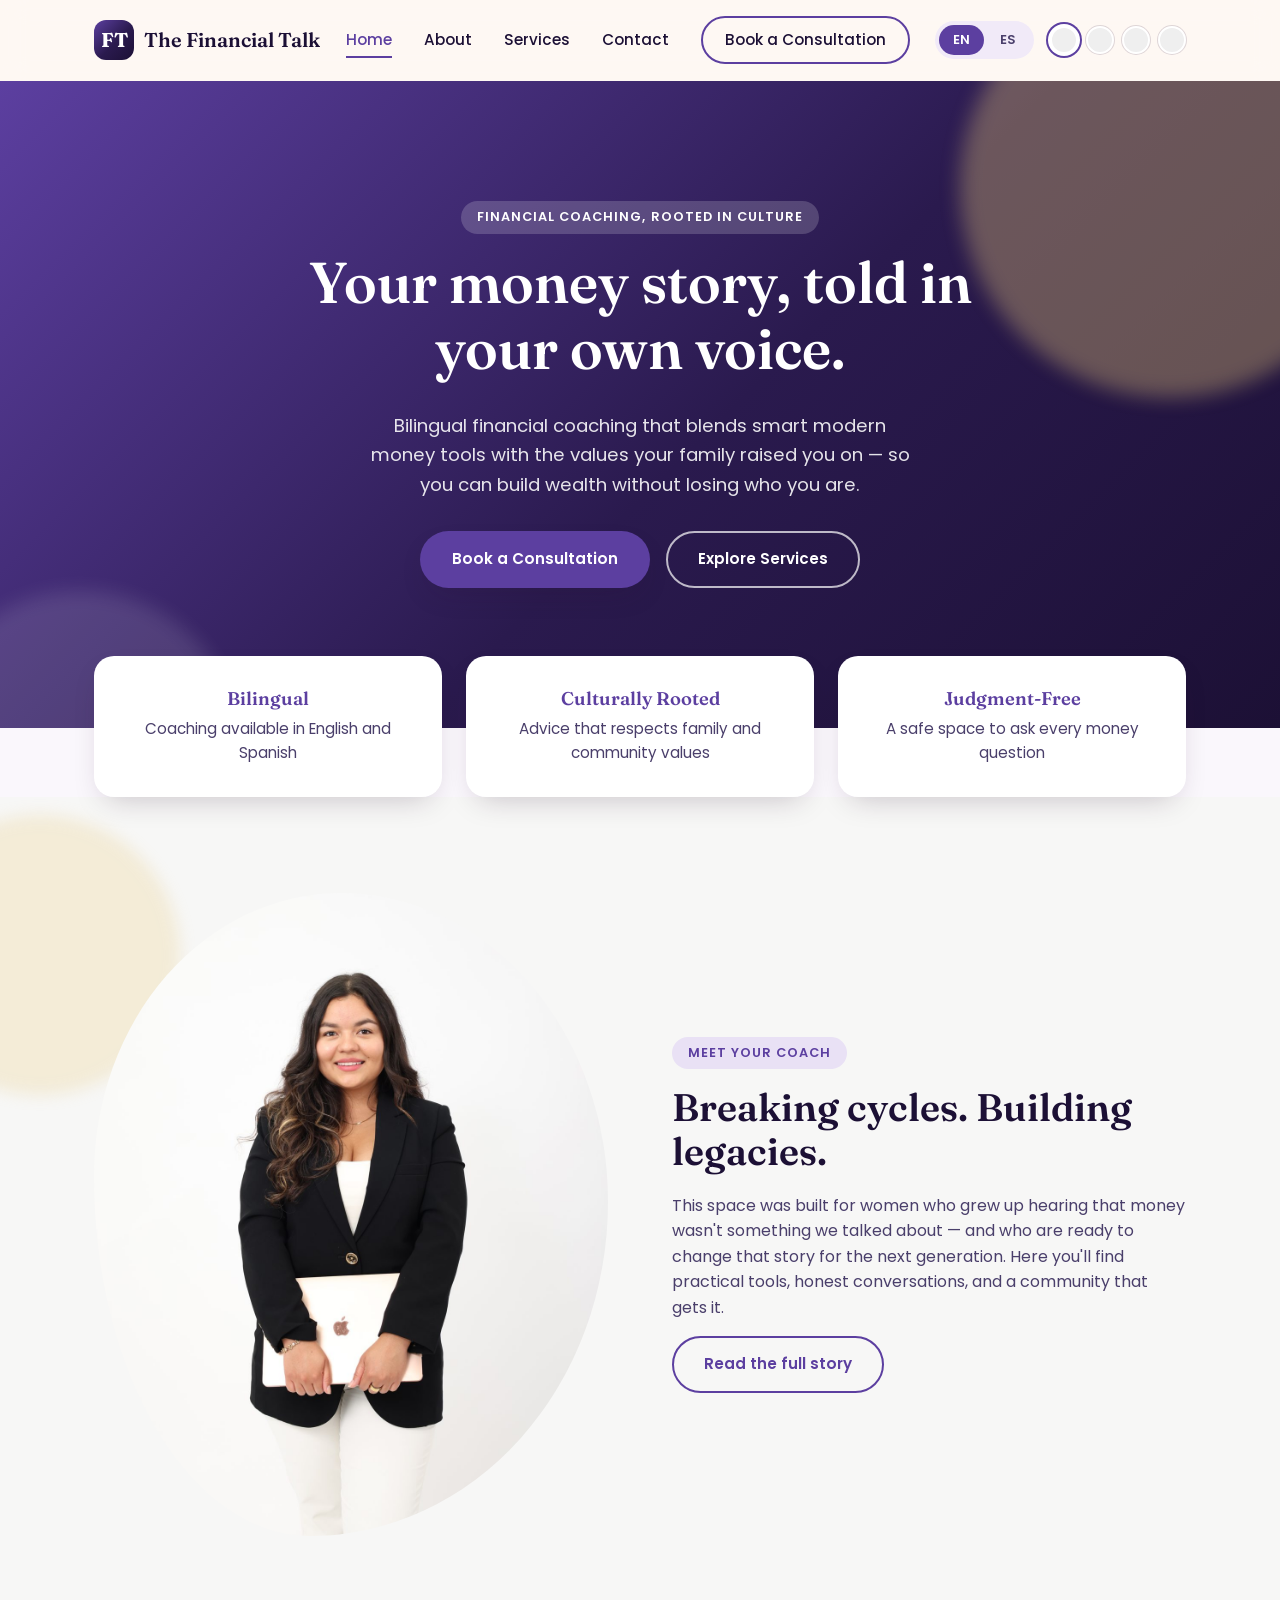
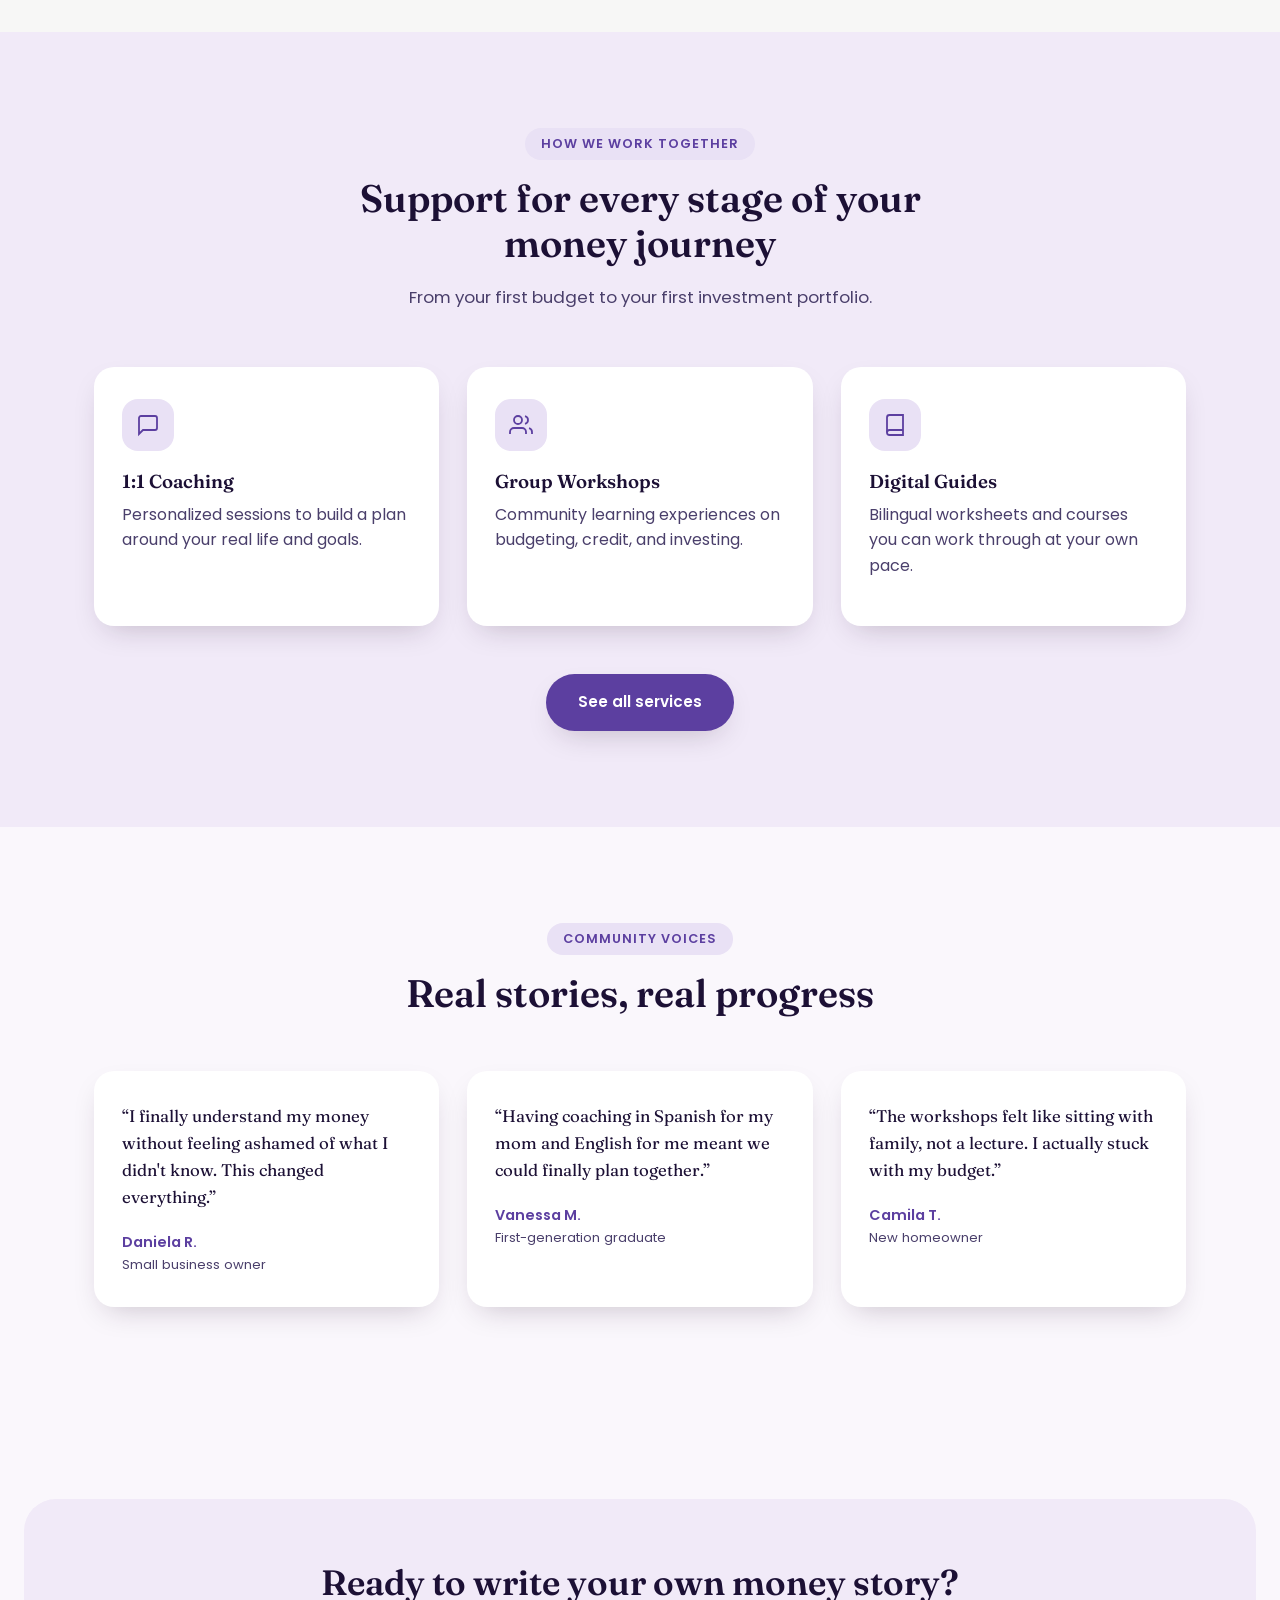
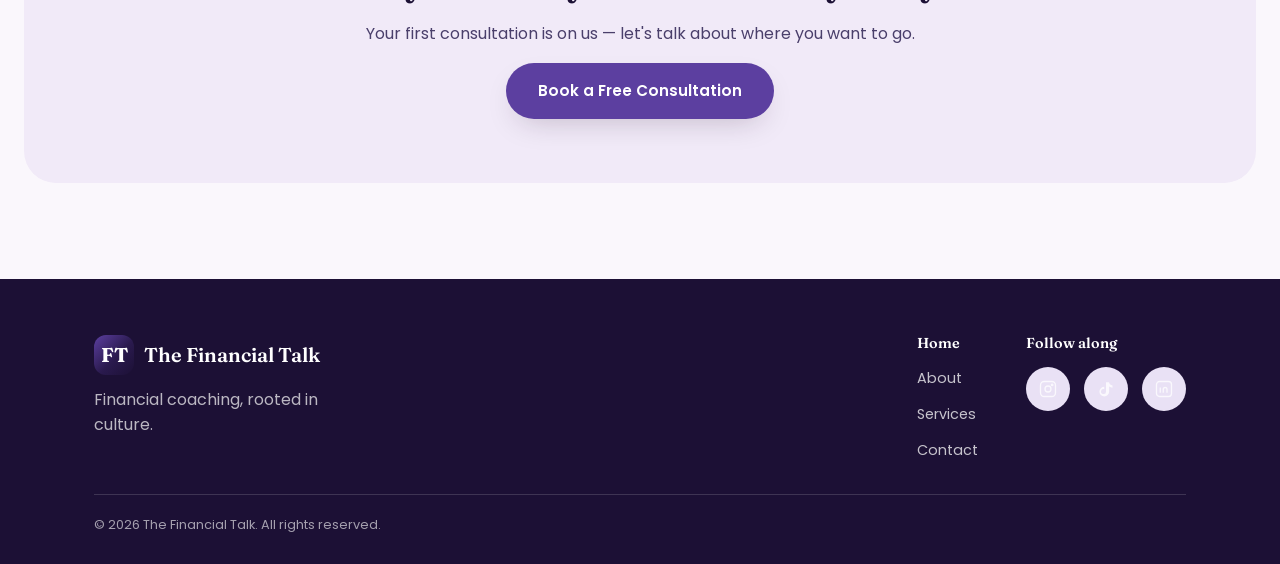
<file: index.html>
<!DOCTYPE html>
<html lang="en">
<head>
<meta charset="UTF-8" />
<meta name="viewport" content="width=device-width, initial-scale=1.0" />
<script>document.documentElement.classList.add("js-enabled");</script>
<title data-i18n-title="home.hero.title">The Financial Talk</title>
<meta name="description" content="Bilingual financial coaching rooted in culture." />
<link rel="icon" type="image/svg+xml" href="data:image/svg+xml,%3Csvg xmlns='http://www.w3.org/2000/svg' viewBox='0 0 100 100'%3E%3Crect width='100' height='100' rx='24' fill='%23c6146c'/%3E%3Ctext x='50' y='68' font-size='52' font-family='Georgia,serif' fill='white' text-anchor='middle'%3EF%3C/text%3E%3C/svg%3E" />
<link rel="preconnect" href="https://fonts.googleapis.com" />
<link rel="preconnect" href="https://fonts.gstatic.com" crossorigin />
<link href="https://fonts.googleapis.com/css2?family=Fraunces:wght@500;600;700&family=Poppins:wght@400;500;600;700&display=swap" rel="stylesheet" />
<link rel="stylesheet" href="css/style.css" />
</head>
<body>

<header class="site-header" data-site-header>
  <div class="header-inner container">
    <a href="index.html" class="logo"><span class="logo-mark" data-i18n="brand.monogram">FT</span> <span data-i18n="brand.name">The Financial Talk</span></a>

    <nav class="main-nav" data-nav>
      <a href="index.html" aria-current="page" data-i18n="nav.home">Home</a>
      <a href="about.html" data-i18n="nav.about">About</a>
      <a href="services.html" data-i18n="nav.services">Services</a>
      <a href="contact.html" data-i18n="nav.contact">Contact</a>
      <a href="contact.html" class="btn btn-outline" data-i18n="nav.cta" style="padding:10px 22px;">Book a Consultation</a>
      <div class="nav-theme-row">
        <span class="nav-theme-label" data-i18n="theme.label">Color palette</span>
        <div class="theme-switcher" data-theme-switcher></div>
      </div>
    </nav>

    <div class="header-actions">
      <div class="lang-switcher" role="group" aria-label="Language">
        <button type="button" data-lang-option="en">EN</button>
        <button type="button" data-lang-option="es">ES</button>
      </div>
      <div class="theme-switcher" data-theme-switcher role="group" aria-label="Color palette"></div>
      <button type="button" class="nav-toggle" data-nav-toggle aria-label="Menu" aria-expanded="false">
        <span></span><span></span><span></span>
      </button>
    </div>
  </div>
</header>

<main>

  <section class="hero">
    <span class="hero-blob hero-blob-a" data-parallax="0.12" aria-hidden="true"></span>
    <span class="hero-blob hero-blob-b" data-parallax="-0.08" aria-hidden="true"></span>
    <div class="container hero-inner">
      <span class="eyebrow" data-i18n="home.hero.eyebrow">Financial coaching, rooted in culture</span>
      <h1 data-i18n="home.hero.title">Your money story, told in your own voice.</h1>
      <p class="hero-subtitle" data-i18n="home.hero.subtitle">Bilingual financial coaching.</p>
      <div class="hero-actions">
        <a href="contact.html" class="btn btn-primary" data-i18n="home.hero.ctaPrimary">Book a Consultation</a>
        <a href="services.html" class="btn btn-secondary" data-i18n="home.hero.ctaSecondary">Explore Services</a>
      </div>
    </div>
  </section>

  <div class="container">
    <div class="stats-grid">
      <div class="stat-card" data-reveal="scale">
        <h3 data-i18n="home.stats.0.title">Bilingual</h3>
        <p data-i18n="home.stats.0.desc">Coaching available in English and Spanish</p>
      </div>
      <div class="stat-card" data-reveal="scale">
        <h3 data-i18n="home.stats.1.title">Culturally Rooted</h3>
        <p data-i18n="home.stats.1.desc">Advice that respects family and community values</p>
      </div>
      <div class="stat-card" data-reveal="scale">
        <h3 data-i18n="home.stats.2.title">Judgment-Free</h3>
        <p data-i18n="home.stats.2.desc">A safe space to ask every money question</p>
      </div>
    </div>
  </div>

  <section class="decor-section room-section">
    <span class="bg-blob bg-blob--secondary" data-parallax="0.15" style="width:280px;height:280px;top:10%;left:-100px;" aria-hidden="true"></span>
    <div class="container split">
      <div class="room-photo" data-reveal="scale">
        <img src="assets/images/home-about.jpg" data-i18n-attr="alt:home.about.photoAlt" alt="Financial coach portrait" width="1200" height="1500" loading="lazy" />
      </div>
      <div data-reveal>
        <span class="eyebrow" data-i18n="home.about.eyebrow">Meet your coach</span>
        <h2 class="section-title" data-i18n="home.about.title">Breaking cycles. Building legacies.</h2>
        <p data-i18n="home.about.body">Placeholder about text.</p>
        <a href="about.html" class="btn btn-outline" data-i18n="home.about.cta">Read the full story</a>
      </div>
    </div>
  </section>

  <section style="background: var(--color-bg-alt);">
    <div class="container">
      <div class="section-head" data-reveal>
        <span class="eyebrow" data-i18n="home.services.eyebrow">How we work together</span>
        <h2 class="section-title" data-i18n="home.services.title">Support for every stage of your money journey</h2>
        <p class="section-subtitle" data-i18n="home.services.subtitle">From your first budget to your first investment portfolio.</p>
      </div>
      <div class="card-grid">
        <div class="card" data-reveal="scale">
          <div class="card-icon">
            <svg width="24" height="24" viewBox="0 0 24 24" fill="none" stroke="currentColor" stroke-width="1.8"><path d="M21 15a2 2 0 0 1-2 2H7l-4 4V5a2 2 0 0 1 2-2h14a2 2 0 0 1 2 2z"/></svg>
          </div>
          <h3 data-i18n="home.services.items.0.title">1:1 Coaching</h3>
          <p data-i18n="home.services.items.0.desc">Personalized sessions.</p>
        </div>
        <div class="card" data-reveal="scale">
          <div class="card-icon">
            <svg width="24" height="24" viewBox="0 0 24 24" fill="none" stroke="currentColor" stroke-width="1.8"><path d="M17 21v-2a4 4 0 0 0-4-4H5a4 4 0 0 0-4 4v2"/><circle cx="9" cy="7" r="4"/><path d="M23 21v-2a4 4 0 0 0-3-3.87"/><path d="M16 3.13a4 4 0 0 1 0 7.75"/></svg>
          </div>
          <h3 data-i18n="home.services.items.1.title">Group Workshops</h3>
          <p data-i18n="home.services.items.1.desc">Community learning.</p>
        </div>
        <div class="card" data-reveal="scale">
          <div class="card-icon">
            <svg width="24" height="24" viewBox="0 0 24 24" fill="none" stroke="currentColor" stroke-width="1.8"><path d="M4 19.5A2.5 2.5 0 0 1 6.5 17H20"/><path d="M6.5 2H20v20H6.5A2.5 2.5 0 0 1 4 19.5v-15A2.5 2.5 0 0 1 6.5 2z"/></svg>
          </div>
          <h3 data-i18n="home.services.items.2.title">Digital Guides</h3>
          <p data-i18n="home.services.items.2.desc">Bilingual worksheets.</p>
        </div>
      </div>
      <div class="text-center mt-lg" data-reveal>
        <a href="services.html" class="btn btn-primary" data-i18n="home.services.cta">See all services</a>
      </div>
    </div>
  </section>

  <section>
    <div class="container">
      <div class="section-head" data-reveal>
        <span class="eyebrow" data-i18n="home.testimonials.eyebrow">Community voices</span>
        <h2 class="section-title" data-i18n="home.testimonials.title">Real stories, real progress</h2>
      </div>
      <div class="card-grid">
        <div class="testimonial-card" data-reveal="scale">
          <p class="testimonial-quote" data-i18n="home.testimonials.items.0.quote">Quote</p>
          <div class="testimonial-author" data-i18n="home.testimonials.items.0.name">Sample Client</div>
          <div class="testimonial-role" data-i18n="home.testimonials.items.0.role">Role</div>
        </div>
        <div class="testimonial-card" data-reveal="scale">
          <p class="testimonial-quote" data-i18n="home.testimonials.items.1.quote">Quote</p>
          <div class="testimonial-author" data-i18n="home.testimonials.items.1.name">Sample Client</div>
          <div class="testimonial-role" data-i18n="home.testimonials.items.1.role">Role</div>
        </div>
        <div class="testimonial-card" data-reveal="scale">
          <p class="testimonial-quote" data-i18n="home.testimonials.items.2.quote">Quote</p>
          <div class="testimonial-author" data-i18n="home.testimonials.items.2.name">Sample Client</div>
          <div class="testimonial-role" data-i18n="home.testimonials.items.2.role">Role</div>
        </div>
      </div>
    </div>
  </section>

  <section class="decor-section">
    <span class="bg-blob bg-blob--accent" data-parallax="-0.1" style="width:240px;height:240px;bottom:-40px;right:-60px;" aria-hidden="true"></span>
    <div class="cta-banner" data-reveal="scale">
      <h2 data-i18n="home.ctaBanner.title">Ready to write your own money story?</h2>
      <p data-i18n="home.ctaBanner.subtitle">Your first consultation is on us.</p>
      <a href="contact.html" class="btn btn-primary" data-i18n="home.ctaBanner.button">Book a Free Consultation</a>
    </div>
  </section>

</main>

<footer class="site-footer">
  <div class="container">
    <div class="footer-inner">
      <div class="footer-brand">
        <a href="index.html" class="logo"><span class="logo-mark" data-i18n="brand.monogram">FT</span> <span data-i18n="brand.name">The Financial Talk</span></a>
        <p data-i18n="footer.tagline">Financial coaching, rooted in culture.</p>
      </div>
      <div class="footer-links">
        <div class="footer-col">
          <h4 data-i18n="nav.home">Site</h4>
          <ul>
            <li><a href="about.html" data-i18n="nav.about">About</a></li>
            <li><a href="services.html" data-i18n="nav.services">Services</a></li>
            <li><a href="contact.html" data-i18n="nav.contact">Contact</a></li>
          </ul>
        </div>
        <div class="footer-col">
          <h4 data-i18n="contact.social.title">Follow along</h4>
          <div class="social-list">
            <a href="#" aria-label="Instagram"><svg width="18" height="18" viewBox="0 0 24 24" fill="none" stroke="currentColor" stroke-width="1.8"><rect x="2" y="2" width="20" height="20" rx="5"/><circle cx="12" cy="12" r="4"/><circle cx="17.5" cy="6.5" r="1"/></svg></a>
            <a href="#" aria-label="TikTok"><svg width="18" height="18" viewBox="0 0 24 24" fill="currentColor"><path d="M16 3c.6 2.4 2.2 4 4.7 4.2v3c-1.7 0-3.2-.5-4.5-1.4v6.7A6.5 6.5 0 1 1 9.7 9v3.2a3.3 3.3 0 1 0 2.3 3.1V3z"/></svg></a>
            <a href="#" aria-label="LinkedIn"><svg width="18" height="18" viewBox="0 0 24 24" fill="none" stroke="currentColor" stroke-width="1.8"><rect x="2" y="2" width="20" height="20" rx="4"/><path d="M7 10v7M7 7v.01M11 17v-4.5a2.5 2.5 0 0 1 5 0V17"/></svg></a>
          </div>
        </div>
      </div>
    </div>
    <div class="footer-bottom">
      <span>&copy; <span data-current-year>2026</span> <span data-i18n="brand.name">The Financial Talk</span>. <span data-i18n="footer.rights">All rights reserved.</span></span>
      <span data-i18n="footer.placeholderNotice">Sample site — content and branding are placeholders.</span>
    </div>
  </div>
</footer>

<script src="js/config.js"></script>
<script src="js/translations.js"></script>
<script src="js/i18n.js"></script>
<script src="js/theme.js"></script>
<script src="js/main.js"></script>
</body>
</html>
</file>
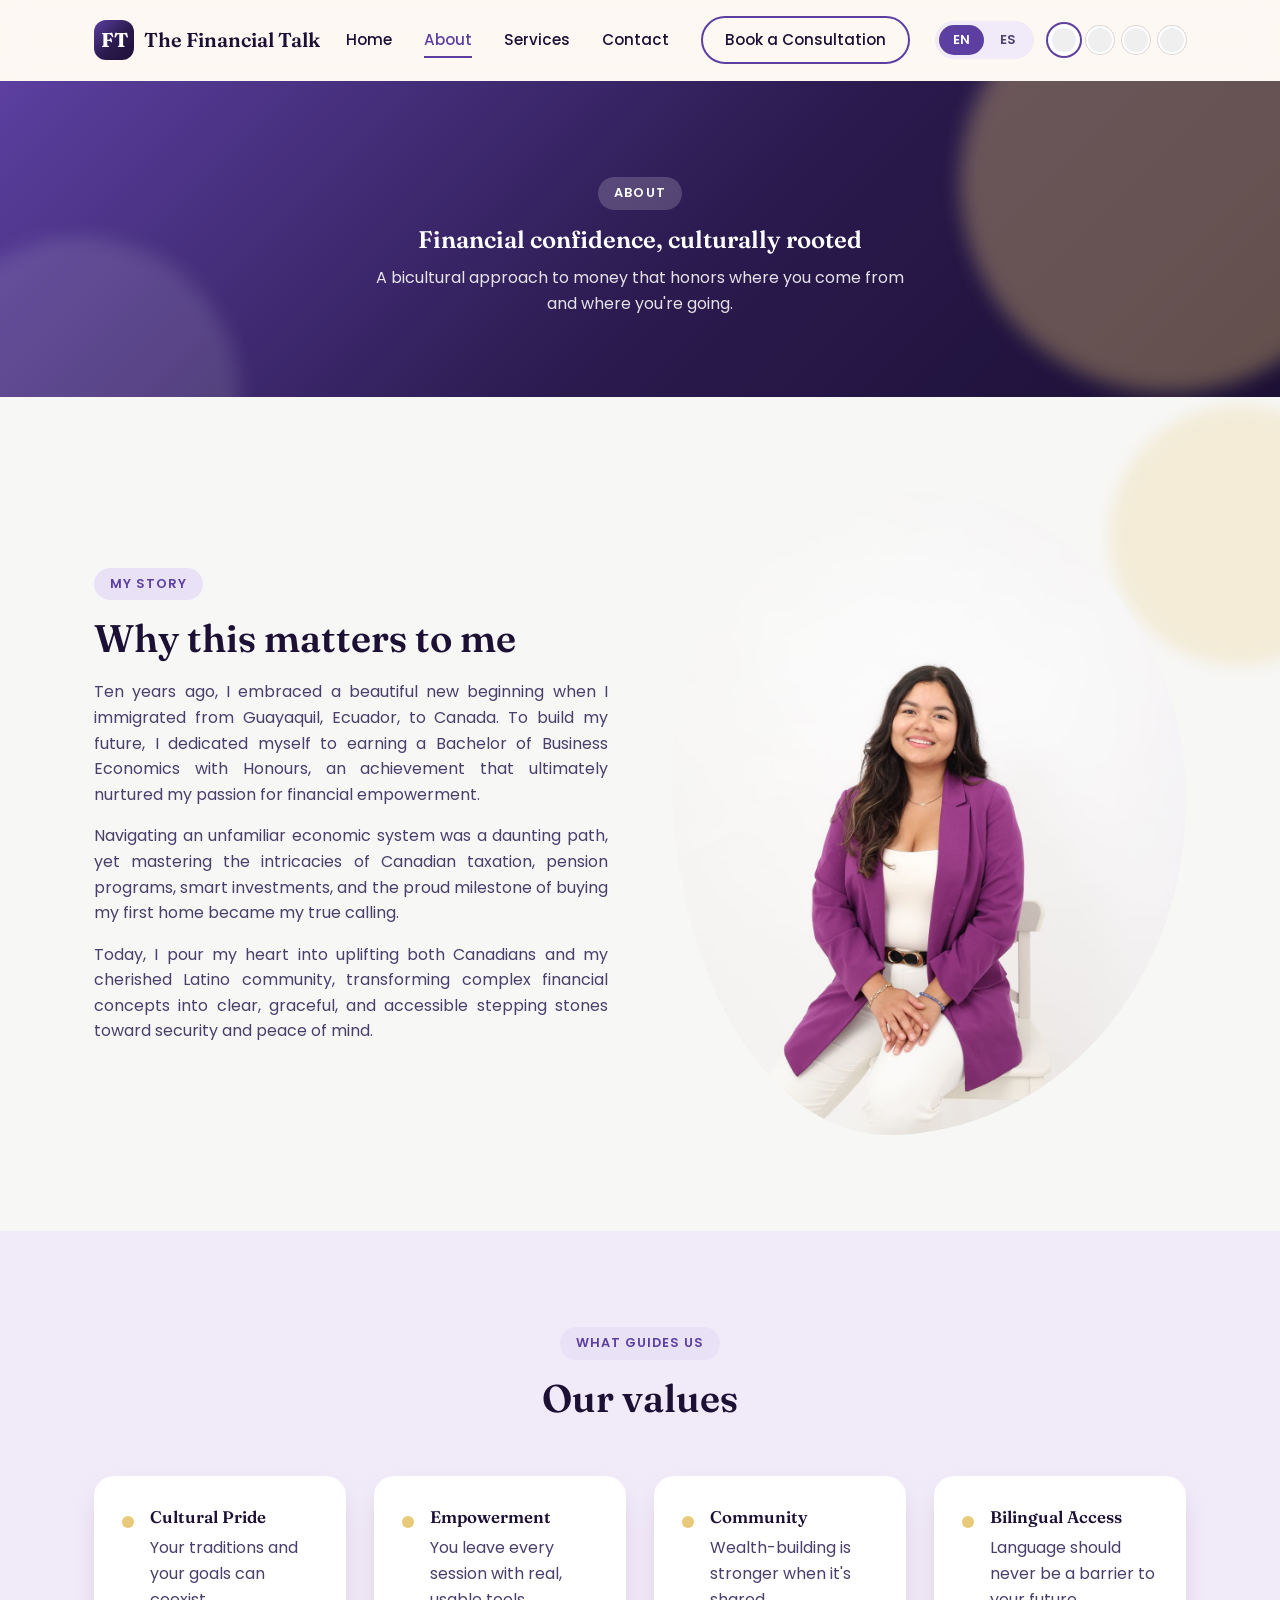
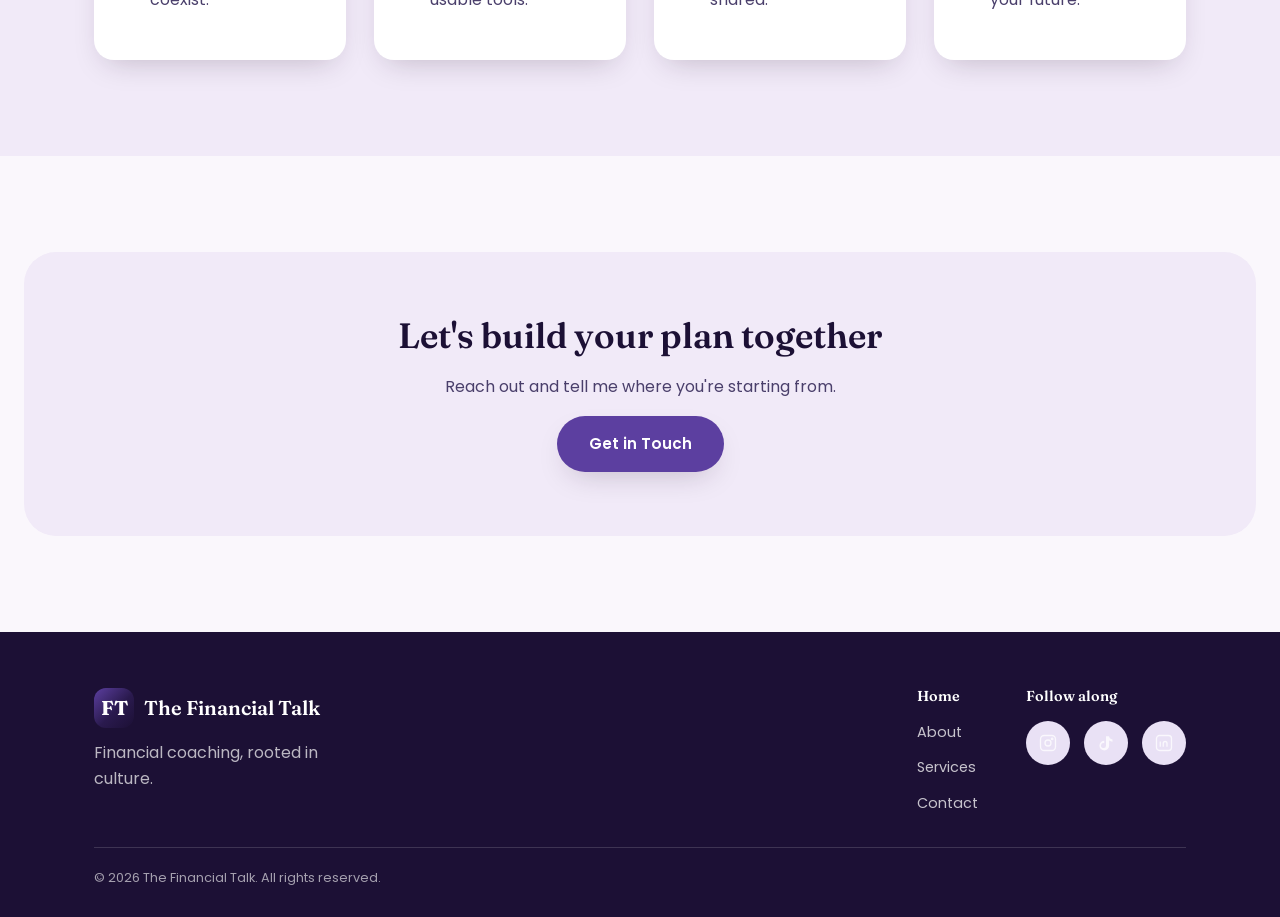
<file: about.html>
<!DOCTYPE html>
<html lang="en">
<head>
<meta charset="UTF-8" />
<meta name="viewport" content="width=device-width, initial-scale=1.0" />
<script>document.documentElement.classList.add("js-enabled");</script>
<title data-i18n-title="about.hero.title">The Financial Talk</title>
<meta name="description" content="Bilingual financial coaching rooted in culture." />
<link rel="icon" type="image/svg+xml" href="data:image/svg+xml,%3Csvg xmlns='http://www.w3.org/2000/svg' viewBox='0 0 100 100'%3E%3Crect width='100' height='100' rx='24' fill='%23c6146c'/%3E%3Ctext x='50' y='68' font-size='52' font-family='Georgia,serif' fill='white' text-anchor='middle'%3EF%3C/text%3E%3C/svg%3E" />
<link rel="preconnect" href="https://fonts.googleapis.com" />
<link rel="preconnect" href="https://fonts.gstatic.com" crossorigin />
<link href="https://fonts.googleapis.com/css2?family=Fraunces:wght@500;600;700&family=Poppins:wght@400;500;600;700&display=swap" rel="stylesheet" />
<link rel="stylesheet" href="css/style.css" />
</head>
<body>

<header class="site-header" data-site-header>
  <div class="header-inner container">
    <a href="index.html" class="logo"><span class="logo-mark" data-i18n="brand.monogram">FT</span> <span data-i18n="brand.name">The Financial Talk</span></a>

    <nav class="main-nav" data-nav>
      <a href="index.html" data-i18n="nav.home">Home</a>
      <a href="about.html" aria-current="page" data-i18n="nav.about">About</a>
      <a href="services.html" data-i18n="nav.services">Services</a>
      <a href="contact.html" data-i18n="nav.contact">Contact</a>
      <a href="contact.html" class="btn btn-outline" data-i18n="nav.cta" style="padding:10px 22px;">Book a Consultation</a>
      <div class="nav-theme-row">
        <span class="nav-theme-label" data-i18n="theme.label">Color palette</span>
        <div class="theme-switcher" data-theme-switcher></div>
      </div>
    </nav>

    <div class="header-actions">
      <div class="lang-switcher" role="group" aria-label="Language">
        <button type="button" data-lang-option="en">EN</button>
        <button type="button" data-lang-option="es">ES</button>
      </div>
      <div class="theme-switcher" data-theme-switcher role="group" aria-label="Color palette"></div>
      <button type="button" class="nav-toggle" data-nav-toggle aria-label="Menu" aria-expanded="false">
        <span></span><span></span><span></span>
      </button>
    </div>
  </div>
</header>

<main>

  <section class="page-hero">
    <span class="hero-blob hero-blob-a" data-parallax="0.1" aria-hidden="true"></span>
    <span class="hero-blob hero-blob-b" data-parallax="-0.07" aria-hidden="true"></span>
    <div class="container">
      <span class="eyebrow" data-i18n="about.hero.eyebrow">About</span>
      <h1 data-i18n="about.hero.title">Financial confidence, culturally rooted</h1>
      <p data-i18n="about.hero.subtitle">A bicultural approach to money.</p>
    </div>
  </section>

  <section class="decor-section room-section">
    <span class="bg-blob bg-blob--secondary" data-parallax="0.15" style="width:260px;height:260px;top:0;right:-90px;" aria-hidden="true"></span>
    <div class="container split">
      <div class="story-copy" data-reveal>
        <span class="eyebrow" data-i18n="about.story.eyebrow">My story</span>
        <h2 class="section-title" data-i18n="about.story.title">Why this matters to me</h2>
        <p data-i18n="about.story.body1">Placeholder founder story.</p>
        <p data-i18n="about.story.body2">Placeholder mission statement.</p>
        <p data-i18n="about.story.body3">Placeholder mission statement.</p>
      </div>
      <div class="room-photo" data-reveal="scale">
        <img src="assets/images/about-story.jpg" data-i18n-attr="alt:about.story.photoAlt" alt="Financial coach portrait" width="1200" height="1500" loading="lazy" />
      </div>
    </div>
  </section>

  <section style="background: var(--color-bg-alt);">
    <div class="container">
      <div class="section-head" data-reveal>
        <span class="eyebrow" data-i18n="about.values.eyebrow">What guides us</span>
        <h2 class="section-title" data-i18n="about.values.title">Our values</h2>
      </div>
      <div class="card-grid cols-4">
        <div class="card" data-reveal="scale">
          <div class="value-item">
            <span class="value-dot"></span>
            <div>
              <h3 style="font-size:1.05rem;" data-i18n="about.values.items.0.title">Cultural Pride</h3>
              <p data-i18n="about.values.items.0.desc">Desc</p>
            </div>
          </div>
        </div>
        <div class="card" data-reveal="scale">
          <div class="value-item">
            <span class="value-dot"></span>
            <div>
              <h3 style="font-size:1.05rem;" data-i18n="about.values.items.1.title">Empowerment</h3>
              <p data-i18n="about.values.items.1.desc">Desc</p>
            </div>
          </div>
        </div>
        <div class="card" data-reveal="scale">
          <div class="value-item">
            <span class="value-dot"></span>
            <div>
              <h3 style="font-size:1.05rem;" data-i18n="about.values.items.2.title">Community</h3>
              <p data-i18n="about.values.items.2.desc">Desc</p>
            </div>
          </div>
        </div>
        <div class="card" data-reveal="scale">
          <div class="value-item">
            <span class="value-dot"></span>
            <div>
              <h3 style="font-size:1.05rem;" data-i18n="about.values.items.3.title">Bilingual Access</h3>
              <p data-i18n="about.values.items.3.desc">Desc</p>
            </div>
          </div>
        </div>
      </div>
    </div>
  </section>

  <section>
    <div class="cta-banner" data-reveal="scale">
      <h2 data-i18n="about.cta.title">Let's build your plan together</h2>
      <p data-i18n="about.cta.subtitle">Reach out and tell me where you're starting from.</p>
      <a href="contact.html" class="btn btn-primary" data-i18n="about.cta.button">Get in Touch</a>
    </div>
  </section>

</main>

<footer class="site-footer">
  <div class="container">
    <div class="footer-inner">
      <div class="footer-brand">
        <a href="index.html" class="logo"><span class="logo-mark" data-i18n="brand.monogram">FT</span> <span data-i18n="brand.name">The Financial Talk</span></a>
        <p data-i18n="footer.tagline">Financial coaching, rooted in culture.</p>
      </div>
      <div class="footer-links">
        <div class="footer-col">
          <h4 data-i18n="nav.home">Site</h4>
          <ul>
            <li><a href="about.html" data-i18n="nav.about">About</a></li>
            <li><a href="services.html" data-i18n="nav.services">Services</a></li>
            <li><a href="contact.html" data-i18n="nav.contact">Contact</a></li>
          </ul>
        </div>
        <div class="footer-col">
          <h4 data-i18n="contact.social.title">Follow along</h4>
          <div class="social-list">
            <a href="#" aria-label="Instagram"><svg width="18" height="18" viewBox="0 0 24 24" fill="none" stroke="currentColor" stroke-width="1.8"><rect x="2" y="2" width="20" height="20" rx="5"/><circle cx="12" cy="12" r="4"/><circle cx="17.5" cy="6.5" r="1"/></svg></a>
            <a href="#" aria-label="TikTok"><svg width="18" height="18" viewBox="0 0 24 24" fill="currentColor"><path d="M16 3c.6 2.4 2.2 4 4.7 4.2v3c-1.7 0-3.2-.5-4.5-1.4v6.7A6.5 6.5 0 1 1 9.7 9v3.2a3.3 3.3 0 1 0 2.3 3.1V3z"/></svg></a>
            <a href="#" aria-label="LinkedIn"><svg width="18" height="18" viewBox="0 0 24 24" fill="none" stroke="currentColor" stroke-width="1.8"><rect x="2" y="2" width="20" height="20" rx="4"/><path d="M7 10v7M7 7v.01M11 17v-4.5a2.5 2.5 0 0 1 5 0V17"/></svg></a>
          </div>
        </div>
      </div>
    </div>
    <div class="footer-bottom">
      <span>&copy; <span data-current-year>2026</span> <span data-i18n="brand.name">The Financial Talk</span>. <span data-i18n="footer.rights">All rights reserved.</span></span>
      <span data-i18n="footer.placeholderNotice"></span>
    </div>
  </div>
</footer>

<script src="js/config.js"></script>
<script src="js/translations.js"></script>
<script src="js/i18n.js"></script>
<script src="js/theme.js"></script>
<script src="js/main.js"></script>
</body>
</html>
</file>
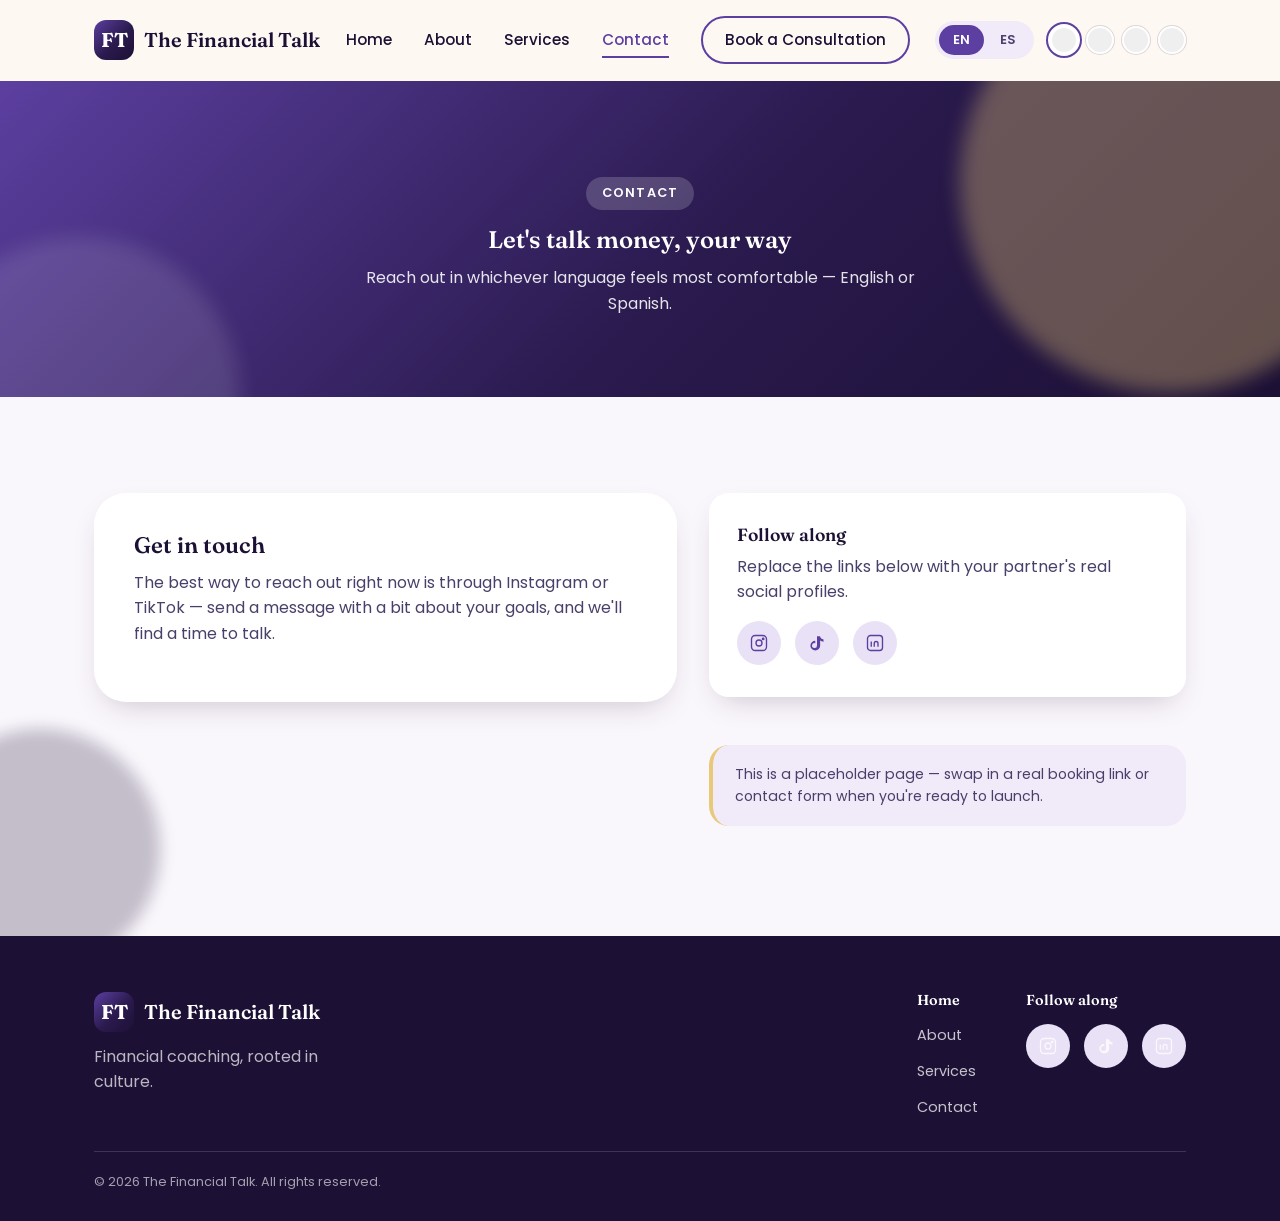
<file: contact.html>
<!DOCTYPE html>
<html lang="en">
<head>
<meta charset="UTF-8" />
<meta name="viewport" content="width=device-width, initial-scale=1.0" />
<script>document.documentElement.classList.add("js-enabled");</script>
<title data-i18n-title="contact.hero.title">The Financial Talk</title>
<meta name="description" content="Bilingual financial coaching rooted in culture." />
<link rel="icon" type="image/svg+xml" href="data:image/svg+xml,%3Csvg xmlns='http://www.w3.org/2000/svg' viewBox='0 0 100 100'%3E%3Crect width='100' height='100' rx='24' fill='%23c6146c'/%3E%3Ctext x='50' y='68' font-size='52' font-family='Georgia,serif' fill='white' text-anchor='middle'%3EF%3C/text%3E%3C/svg%3E" />
<link rel="preconnect" href="https://fonts.googleapis.com" />
<link rel="preconnect" href="https://fonts.gstatic.com" crossorigin />
<link href="https://fonts.googleapis.com/css2?family=Fraunces:wght@500;600;700&family=Poppins:wght@400;500;600;700&display=swap" rel="stylesheet" />
<link rel="stylesheet" href="css/style.css" />
</head>
<body>

<header class="site-header" data-site-header>
  <div class="header-inner container">
    <a href="index.html" class="logo"><span class="logo-mark" data-i18n="brand.monogram">FT</span> <span data-i18n="brand.name">The Financial Talk</span></a>

    <nav class="main-nav" data-nav>
      <a href="index.html" data-i18n="nav.home">Home</a>
      <a href="about.html" data-i18n="nav.about">About</a>
      <a href="services.html" data-i18n="nav.services">Services</a>
      <a href="contact.html" aria-current="page" data-i18n="nav.contact">Contact</a>
      <a href="contact.html" class="btn btn-outline" data-i18n="nav.cta" style="padding:10px 22px;">Book a Consultation</a>
      <div class="nav-theme-row">
        <span class="nav-theme-label" data-i18n="theme.label">Color palette</span>
        <div class="theme-switcher" data-theme-switcher></div>
      </div>
    </nav>

    <div class="header-actions">
      <div class="lang-switcher" role="group" aria-label="Language">
        <button type="button" data-lang-option="en">EN</button>
        <button type="button" data-lang-option="es">ES</button>
      </div>
      <div class="theme-switcher" data-theme-switcher role="group" aria-label="Color palette"></div>
      <button type="button" class="nav-toggle" data-nav-toggle aria-label="Menu" aria-expanded="false">
        <span></span><span></span><span></span>
      </button>
    </div>
  </div>
</header>

<main>

  <section class="page-hero">
    <span class="hero-blob hero-blob-a" data-parallax="0.1" aria-hidden="true"></span>
    <span class="hero-blob hero-blob-b" data-parallax="-0.07" aria-hidden="true"></span>
    <div class="container">
      <span class="eyebrow" data-i18n="contact.hero.eyebrow">Contact</span>
      <h1 data-i18n="contact.hero.title">Let's talk money, your way</h1>
      <p data-i18n="contact.hero.subtitle">Reach out in whichever language feels most comfortable.</p>
    </div>
  </section>

  <section class="decor-section">
    <span class="bg-blob bg-blob--accent" data-parallax="0.15" style="width:240px;height:240px;bottom:-60px;left:-80px;" aria-hidden="true"></span>
    <div class="container contact-grid">
      <div class="contact-card" data-reveal="scale">
        <h2 style="font-size:1.4rem;" data-i18n="contact.card.title">Get in touch</h2>
        <p data-i18n="contact.card.body">Send a message with a bit about your goals.</p>
      </div>

      <div>
        <div class="card" data-reveal="scale">
          <h3 style="font-size:1.1rem;" data-i18n="contact.social.title">Follow along</h3>
          <p data-i18n="contact.social.body">Replace the links below with real social profiles.</p>
          <div class="social-list">
            <a href="#" aria-label="Instagram"><svg width="18" height="18" viewBox="0 0 24 24" fill="none" stroke="currentColor" stroke-width="1.8"><rect x="2" y="2" width="20" height="20" rx="5"/><circle cx="12" cy="12" r="4"/><circle cx="17.5" cy="6.5" r="1"/></svg></a>
            <a href="#" aria-label="TikTok"><svg width="18" height="18" viewBox="0 0 24 24" fill="currentColor"><path d="M16 3c.6 2.4 2.2 4 4.7 4.2v3c-1.7 0-3.2-.5-4.5-1.4v6.7A6.5 6.5 0 1 1 9.7 9v3.2a3.3 3.3 0 1 0 2.3 3.1V3z"/></svg></a>
            <a href="#" aria-label="LinkedIn"><svg width="18" height="18" viewBox="0 0 24 24" fill="none" stroke="currentColor" stroke-width="1.8"><rect x="2" y="2" width="20" height="20" rx="4"/><path d="M7 10v7M7 7v.01M11 17v-4.5a2.5 2.5 0 0 1 5 0V17"/></svg></a>
          </div>
        </div>
        <p class="notice mt-lg" data-i18n="contact.note" data-reveal>This is a placeholder page.</p>
      </div>
    </div>
  </section>

</main>

<footer class="site-footer">
  <div class="container">
    <div class="footer-inner">
      <div class="footer-brand">
        <a href="index.html" class="logo"><span class="logo-mark" data-i18n="brand.monogram">FT</span> <span data-i18n="brand.name">The Financial Talk</span></a>
        <p data-i18n="footer.tagline">Financial coaching, rooted in culture.</p>
      </div>
      <div class="footer-links">
        <div class="footer-col">
          <h4 data-i18n="nav.home">Site</h4>
          <ul>
            <li><a href="about.html" data-i18n="nav.about">About</a></li>
            <li><a href="services.html" data-i18n="nav.services">Services</a></li>
            <li><a href="contact.html" data-i18n="nav.contact">Contact</a></li>
          </ul>
        </div>
        <div class="footer-col">
          <h4 data-i18n="contact.social.title">Follow along</h4>
          <div class="social-list">
            <a href="#" aria-label="Instagram"><svg width="18" height="18" viewBox="0 0 24 24" fill="none" stroke="currentColor" stroke-width="1.8"><rect x="2" y="2" width="20" height="20" rx="5"/><circle cx="12" cy="12" r="4"/><circle cx="17.5" cy="6.5" r="1"/></svg></a>
            <a href="#" aria-label="TikTok"><svg width="18" height="18" viewBox="0 0 24 24" fill="currentColor"><path d="M16 3c.6 2.4 2.2 4 4.7 4.2v3c-1.7 0-3.2-.5-4.5-1.4v6.7A6.5 6.5 0 1 1 9.7 9v3.2a3.3 3.3 0 1 0 2.3 3.1V3z"/></svg></a>
            <a href="#" aria-label="LinkedIn"><svg width="18" height="18" viewBox="0 0 24 24" fill="none" stroke="currentColor" stroke-width="1.8"><rect x="2" y="2" width="20" height="20" rx="4"/><path d="M7 10v7M7 7v.01M11 17v-4.5a2.5 2.5 0 0 1 5 0V17"/></svg></a>
          </div>
        </div>
      </div>
    </div>
    <div class="footer-bottom">
      <span>&copy; <span data-current-year>2026</span> <span data-i18n="brand.name">The Financial Talk</span>. <span data-i18n="footer.rights">All rights reserved.</span></span>
      <span data-i18n="footer.placeholderNotice">Sample site — content and branding are placeholders.</span>
    </div>
  </div>
</footer>

<script src="js/config.js"></script>
<script src="js/translations.js"></script>
<script src="js/i18n.js"></script>
<script src="js/theme.js"></script>
<script src="js/main.js"></script>
</body>
</html>
</file>
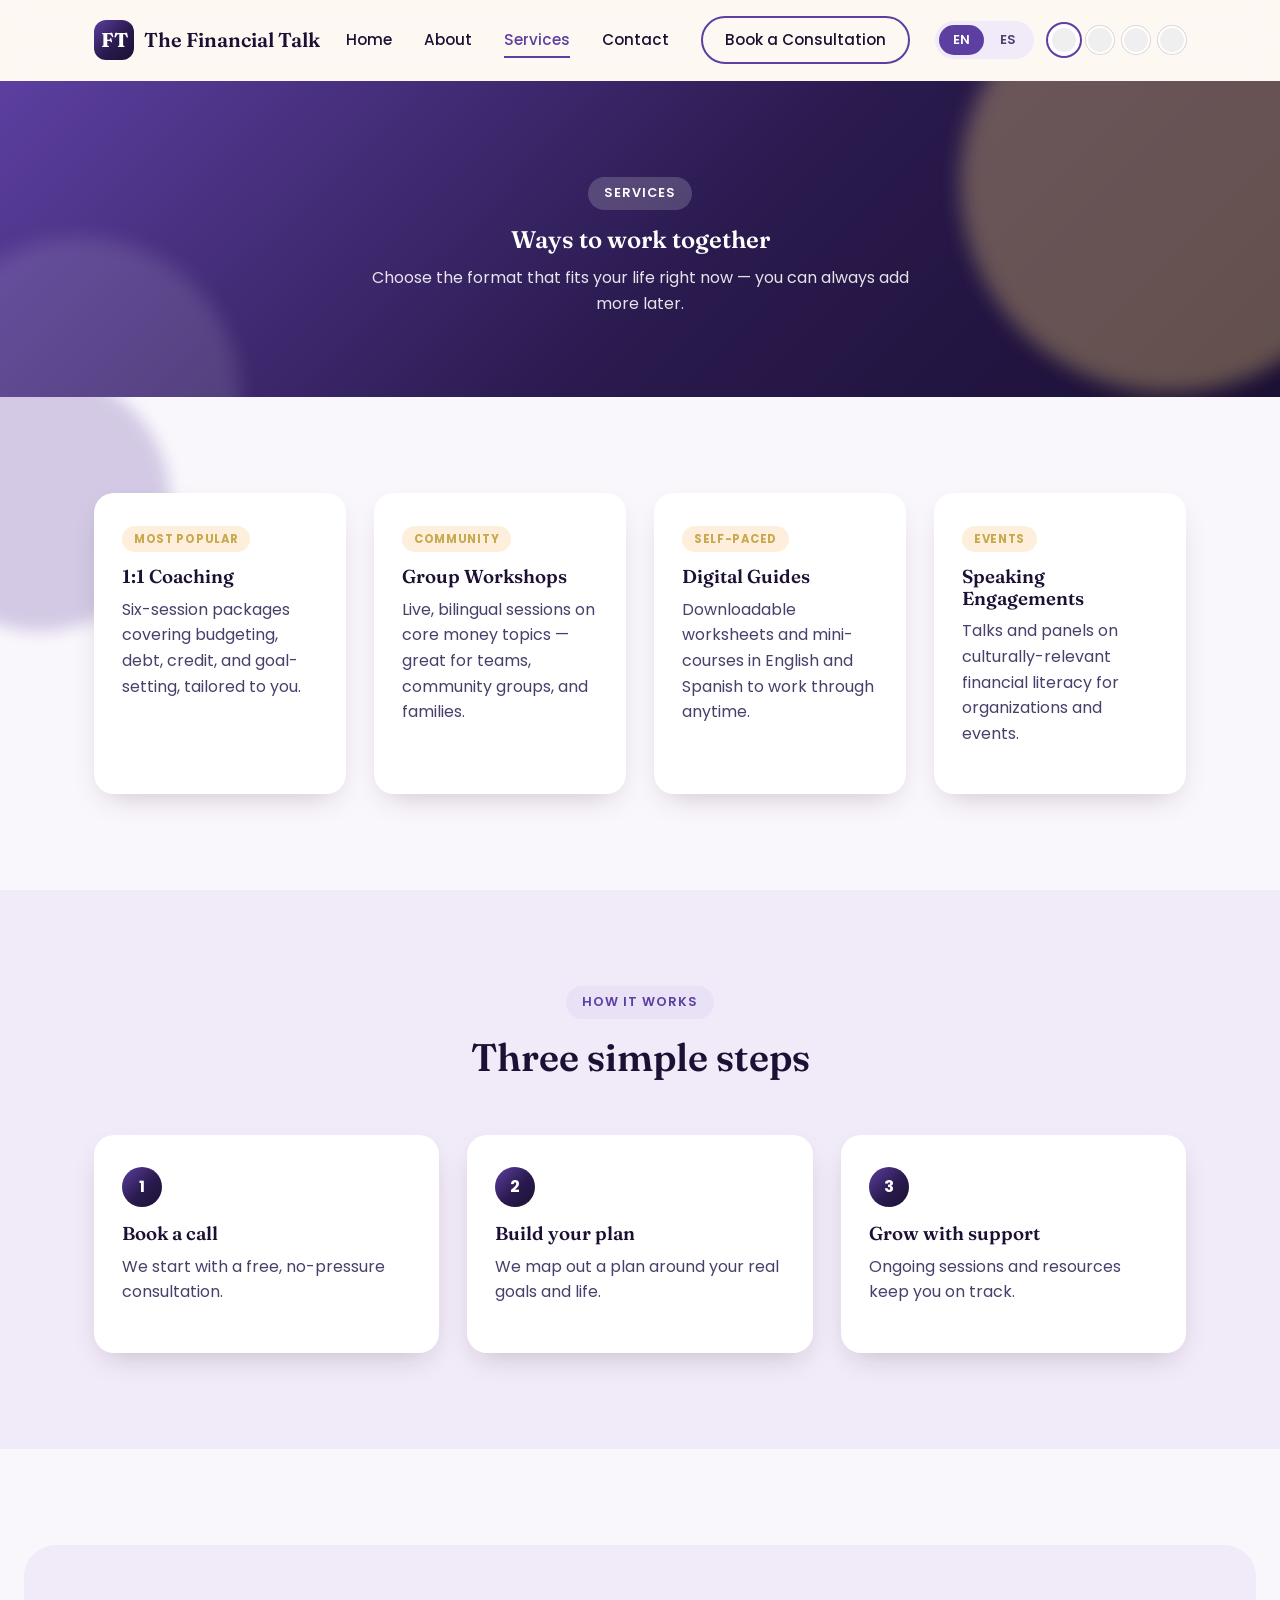
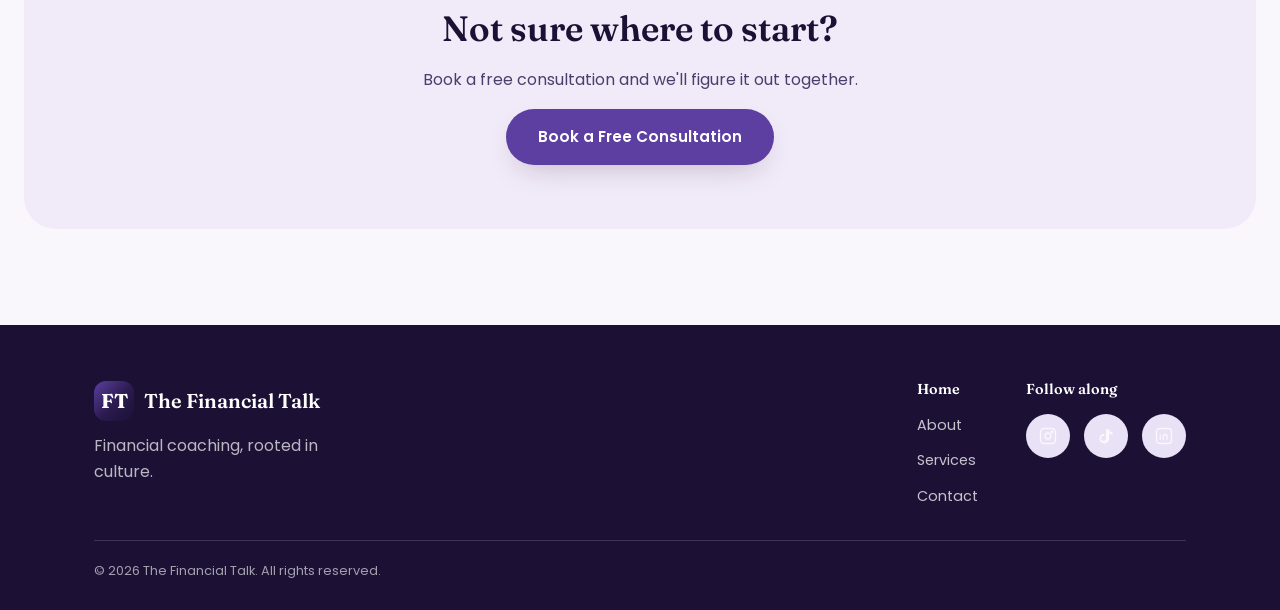
<file: services.html>
<!DOCTYPE html>
<html lang="en">
<head>
<meta charset="UTF-8" />
<meta name="viewport" content="width=device-width, initial-scale=1.0" />
<script>document.documentElement.classList.add("js-enabled");</script>
<title data-i18n-title="services.hero.title">The Financial Talk</title>
<meta name="description" content="Bilingual financial coaching rooted in culture." />
<link rel="icon" type="image/svg+xml" href="data:image/svg+xml,%3Csvg xmlns='http://www.w3.org/2000/svg' viewBox='0 0 100 100'%3E%3Crect width='100' height='100' rx='24' fill='%23c6146c'/%3E%3Ctext x='50' y='68' font-size='52' font-family='Georgia,serif' fill='white' text-anchor='middle'%3EF%3C/text%3E%3C/svg%3E" />
<link rel="preconnect" href="https://fonts.googleapis.com" />
<link rel="preconnect" href="https://fonts.gstatic.com" crossorigin />
<link href="https://fonts.googleapis.com/css2?family=Fraunces:wght@500;600;700&family=Poppins:wght@400;500;600;700&display=swap" rel="stylesheet" />
<link rel="stylesheet" href="css/style.css" />
</head>
<body>

<header class="site-header" data-site-header>
  <div class="header-inner container">
    <a href="index.html" class="logo"><span class="logo-mark" data-i18n="brand.monogram">FT</span> <span data-i18n="brand.name">The Financial Talk</span></a>

    <nav class="main-nav" data-nav>
      <a href="index.html" data-i18n="nav.home">Home</a>
      <a href="about.html" data-i18n="nav.about">About</a>
      <a href="services.html" aria-current="page" data-i18n="nav.services">Services</a>
      <a href="contact.html" data-i18n="nav.contact">Contact</a>
      <a href="contact.html" class="btn btn-outline" data-i18n="nav.cta" style="padding:10px 22px;">Book a Consultation</a>
      <div class="nav-theme-row">
        <span class="nav-theme-label" data-i18n="theme.label">Color palette</span>
        <div class="theme-switcher" data-theme-switcher></div>
      </div>
    </nav>

    <div class="header-actions">
      <div class="lang-switcher" role="group" aria-label="Language">
        <button type="button" data-lang-option="en">EN</button>
        <button type="button" data-lang-option="es">ES</button>
      </div>
      <div class="theme-switcher" data-theme-switcher role="group" aria-label="Color palette"></div>
      <button type="button" class="nav-toggle" data-nav-toggle aria-label="Menu" aria-expanded="false">
        <span></span><span></span><span></span>
      </button>
    </div>
  </div>
</header>

<main>

  <section class="page-hero">
    <span class="hero-blob hero-blob-a" data-parallax="0.1" aria-hidden="true"></span>
    <span class="hero-blob hero-blob-b" data-parallax="-0.07" aria-hidden="true"></span>
    <div class="container">
      <span class="eyebrow" data-i18n="services.hero.eyebrow">Services</span>
      <h1 data-i18n="services.hero.title">Ways to work together</h1>
      <p data-i18n="services.hero.subtitle">Choose the format that fits your life right now.</p>
    </div>
  </section>

  <section class="decor-section">
    <span class="bg-blob bg-blob--primary" data-parallax="0.15" style="width:260px;height:260px;top:-40px;left:-90px;" aria-hidden="true"></span>
    <div class="container">
      <div class="card-grid cols-4">
        <div class="card" data-reveal="scale">
          <span class="card-tag" data-i18n="services.items.0.tag">Most popular</span>
          <h3 data-i18n="services.items.0.title">1:1 Coaching</h3>
          <p data-i18n="services.items.0.desc">Desc</p>
        </div>
        <div class="card" data-reveal="scale">
          <span class="card-tag" data-i18n="services.items.1.tag">Community</span>
          <h3 data-i18n="services.items.1.title">Group Workshops</h3>
          <p data-i18n="services.items.1.desc">Desc</p>
        </div>
        <div class="card" data-reveal="scale">
          <span class="card-tag" data-i18n="services.items.2.tag">Self-paced</span>
          <h3 data-i18n="services.items.2.title">Digital Guides</h3>
          <p data-i18n="services.items.2.desc">Desc</p>
        </div>
        <div class="card" data-reveal="scale">
          <span class="card-tag" data-i18n="services.items.3.tag">Events</span>
          <h3 data-i18n="services.items.3.title">Speaking Engagements</h3>
          <p data-i18n="services.items.3.desc">Desc</p>
        </div>
      </div>
    </div>
  </section>

  <section style="background: var(--color-bg-alt);">
    <div class="container">
      <div class="section-head" data-reveal>
        <span class="eyebrow" data-i18n="services.process.eyebrow">How it works</span>
        <h2 class="section-title" data-i18n="services.process.title">Three simple steps</h2>
      </div>
      <div class="steps">
        <div class="step" data-reveal="scale">
          <h3 data-i18n="services.process.steps.0.title">Book a call</h3>
          <p data-i18n="services.process.steps.0.desc">Desc</p>
        </div>
        <div class="step" data-reveal="scale">
          <h3 data-i18n="services.process.steps.1.title">Build your plan</h3>
          <p data-i18n="services.process.steps.1.desc">Desc</p>
        </div>
        <div class="step" data-reveal="scale">
          <h3 data-i18n="services.process.steps.2.title">Grow with support</h3>
          <p data-i18n="services.process.steps.2.desc">Desc</p>
        </div>
      </div>
    </div>
  </section>

  <section>
    <div class="cta-banner" data-reveal="scale">
      <h2 data-i18n="services.cta.title">Not sure where to start?</h2>
      <p data-i18n="services.cta.subtitle">Book a free consultation and we'll figure it out together.</p>
      <a href="contact.html" class="btn btn-primary" data-i18n="services.cta.button">Book a Free Consultation</a>
    </div>
  </section>

</main>

<footer class="site-footer">
  <div class="container">
    <div class="footer-inner">
      <div class="footer-brand">
        <a href="index.html" class="logo"><span class="logo-mark" data-i18n="brand.monogram">FT</span> <span data-i18n="brand.name">The Financial Talk</span></a>
        <p data-i18n="footer.tagline">Financial coaching, rooted in culture.</p>
      </div>
      <div class="footer-links">
        <div class="footer-col">
          <h4 data-i18n="nav.home">Site</h4>
          <ul>
            <li><a href="about.html" data-i18n="nav.about">About</a></li>
            <li><a href="services.html" data-i18n="nav.services">Services</a></li>
            <li><a href="contact.html" data-i18n="nav.contact">Contact</a></li>
          </ul>
        </div>
        <div class="footer-col">
          <h4 data-i18n="contact.social.title">Follow along</h4>
          <div class="social-list">
            <a href="#" aria-label="Instagram"><svg width="18" height="18" viewBox="0 0 24 24" fill="none" stroke="currentColor" stroke-width="1.8"><rect x="2" y="2" width="20" height="20" rx="5"/><circle cx="12" cy="12" r="4"/><circle cx="17.5" cy="6.5" r="1"/></svg></a>
            <a href="#" aria-label="TikTok"><svg width="18" height="18" viewBox="0 0 24 24" fill="currentColor"><path d="M16 3c.6 2.4 2.2 4 4.7 4.2v3c-1.7 0-3.2-.5-4.5-1.4v6.7A6.5 6.5 0 1 1 9.7 9v3.2a3.3 3.3 0 1 0 2.3 3.1V3z"/></svg></a>
            <a href="#" aria-label="LinkedIn"><svg width="18" height="18" viewBox="0 0 24 24" fill="none" stroke="currentColor" stroke-width="1.8"><rect x="2" y="2" width="20" height="20" rx="4"/><path d="M7 10v7M7 7v.01M11 17v-4.5a2.5 2.5 0 0 1 5 0V17"/></svg></a>
          </div>
        </div>
      </div>
    </div>
    <div class="footer-bottom">
      <span>&copy; <span data-current-year>2026</span> <span data-i18n="brand.name">The Financial Talk</span>. <span data-i18n="footer.rights">All rights reserved.</span></span>
      <span data-i18n="footer.placeholderNotice">Sample site — content and branding are placeholders.</span>
    </div>
  </div>
</footer>

<script src="js/config.js"></script>
<script src="js/translations.js"></script>
<script src="js/i18n.js"></script>
<script src="js/theme.js"></script>
<script src="js/main.js"></script>
</body>
</html>
</file>
<file: css/style.css>
/* ==========================================================================
   The Financial Talk — base styles
   Color values below are defaults; js/theme.js overrides them at runtime
   via CSS custom properties so the palette can be swapped live.
   ========================================================================== */

:root {
  --color-primary: #c6146c;
  --color-primary-dark: #8e0f52;
  --color-primary-light: #f7d6e6;
  --color-secondary: #f2a73b;
  --color-secondary-dark: #c87f1c;
  --color-accent: #6c2a83;
  --color-bg: #fff8f1;
  --color-bg-alt: #ffefdf;
  --color-surface: #ffffff;
  --color-text: #2b1330;
  --color-text-muted: #6b5468;
  --gradient-hero: linear-gradient(135deg, #c6146c 0%, #8e1e7a 45%, #6c2a83 100%);

  --font-display: "Fraunces", "Georgia", serif;
  --font-body: "Poppins", "Segoe UI", sans-serif;

  --radius-sm: 12px;
  --radius-md: 20px;
  --radius-lg: 32px;
  --radius-pill: 999px;

  --shadow-soft: 0 12px 30px -12px rgba(43, 19, 48, 0.25);
  --shadow-lift: 0 20px 45px -15px rgba(43, 19, 48, 0.35);

  --container-width: 1140px;
}

* { box-sizing: border-box; }
html { scroll-behavior: smooth; }

body {
  margin: 0;
  font-family: var(--font-body);
  color: var(--color-text);
  background: var(--color-bg);
  line-height: 1.6;
  -webkit-font-smoothing: antialiased;
}

img { max-width: 100%; display: block; }
a { color: inherit; text-decoration: none; }
ul { list-style: none; margin: 0; padding: 0; }
h1, h2, h3, h4 {
  font-family: var(--font-display);
  line-height: 1.15;
  margin: 0 0 0.5em;
  font-weight: 600;
}
p { margin: 0 0 1em; color: var(--color-text-muted); }

.container {
  width: 100%;
  max-width: var(--container-width);
  margin: 0 auto;
  padding: 0 24px;
}

section { padding: 96px 0; }
@media (max-width: 640px) {
  section { padding: 64px 0; }
}

.section-head {
  max-width: 640px;
  margin: 0 auto 56px;
  text-align: center;
}
.section-head.align-left { margin-left: 0; text-align: left; }

.eyebrow {
  display: inline-block;
  font-family: var(--font-body);
  font-weight: 600;
  font-size: 0.8rem;
  letter-spacing: 0.08em;
  text-transform: uppercase;
  color: var(--color-primary);
  background: var(--color-primary-light);
  padding: 6px 16px;
  border-radius: var(--radius-pill);
  margin-bottom: 16px;
}

.section-title { font-size: clamp(1.8rem, 3vw, 2.6rem); }
.section-subtitle { font-size: 1.05rem; }

/* ---------- Buttons ---------- */
.btn {
  display: inline-flex;
  align-items: center;
  justify-content: center;
  gap: 8px;
  font-family: var(--font-body);
  font-weight: 600;
  font-size: 0.95rem;
  padding: 14px 30px;
  border-radius: var(--radius-pill);
  border: 2px solid transparent;
  cursor: pointer;
  transition: transform 0.2s ease, box-shadow 0.2s ease, background 0.2s ease, color 0.2s ease;
}
.btn-primary {
  background: var(--color-primary);
  color: #fff;
  box-shadow: var(--shadow-soft);
}
.btn-primary:hover { transform: translateY(-3px); box-shadow: var(--shadow-lift); background: var(--color-primary-dark); }

.btn-secondary {
  background: transparent;
  border-color: rgba(255, 255, 255, 0.7);
  color: #fff;
}
.btn-secondary:hover { background: rgba(255, 255, 255, 0.15); transform: translateY(-3px); }

.btn-outline {
  background: transparent;
  border-color: var(--color-primary);
  color: var(--color-primary);
}
.btn-outline:hover { background: var(--color-primary); color: #fff; transform: translateY(-3px); }

/* ---------- Header ---------- */
.site-header {
  position: sticky;
  top: 0;
  z-index: 100;
  background: rgba(255, 248, 241, 0.75);
  backdrop-filter: blur(12px);
  -webkit-backdrop-filter: blur(12px);
  border-bottom: 1px solid transparent;
  transition: box-shadow 0.25s ease, border-color 0.25s ease;
}
.site-header.is-scrolled {
  box-shadow: 0 8px 24px -16px rgba(43, 19, 48, 0.3);
  border-bottom-color: rgba(43, 19, 48, 0.06);
}

.header-inner {
  display: flex;
  align-items: center;
  justify-content: space-between;
  gap: 24px;
  padding: 16px 24px;
}

.logo {
  display: flex;
  align-items: center;
  gap: 10px;
  font-family: var(--font-display);
  font-weight: 600;
  font-size: 1.25rem;
  color: var(--color-text);
  white-space: nowrap;
  overflow: hidden;
  text-overflow: ellipsis;
}
.logo-mark {
  width: 40px;
  height: 40px;
  border-radius: 12px;
  background: var(--gradient-hero);
  display: flex;
  align-items: center;
  justify-content: center;
  color: #fff;
  font-family: var(--font-display);
  font-weight: 700;
  flex-shrink: 0;
}

.main-nav {
  display: flex;
  align-items: center;
  gap: 32px;
}
.main-nav a {
  font-weight: 500;
  font-size: 0.95rem;
  color: var(--color-text);
  position: relative;
  padding: 4px 0;
}
.main-nav a::after {
  content: "";
  position: absolute;
  left: 0; right: 0; bottom: -2px;
  height: 2px;
  background: var(--color-primary);
  transform: scaleX(0);
  transform-origin: left;
  transition: transform 0.2s ease;
}
.main-nav a:hover::after,
.main-nav a[aria-current="page"]::after { transform: scaleX(1); }
.main-nav a[aria-current="page"] { color: var(--color-primary); }

.header-actions {
  display: flex;
  align-items: center;
  gap: 16px;
}

.lang-switcher {
  display: inline-flex;
  background: var(--color-bg-alt);
  border-radius: var(--radius-pill);
  padding: 4px;
  gap: 2px;
}
.lang-switcher button {
  border: none;
  background: transparent;
  font-family: var(--font-body);
  font-weight: 600;
  font-size: 0.8rem;
  padding: 6px 14px;
  border-radius: var(--radius-pill);
  cursor: pointer;
  color: var(--color-text-muted);
  transition: background 0.2s ease, color 0.2s ease;
}
.lang-switcher button.is-active { background: var(--color-primary); color: #fff; }

.theme-switcher { display: inline-flex; gap: 8px; }
.theme-swatch {
  width: 28px;
  height: 28px;
  border-radius: 50%;
  border: 2px solid var(--color-surface);
  box-shadow: 0 0 0 1px rgba(43, 19, 48, 0.15);
  cursor: pointer;
  padding: 0;
  overflow: hidden;
  display: flex;
  transition: transform 0.2s ease, box-shadow 0.2s ease;
}
.theme-swatch__half { flex: 1; }
.theme-swatch__half:first-child { background: var(--swatch-a); }
.theme-swatch__half:last-child { background: var(--swatch-b); }
.theme-swatch:hover { transform: scale(1.12); }
.theme-swatch.is-active { box-shadow: 0 0 0 2px var(--color-surface), 0 0 0 4px var(--color-primary); }

.nav-toggle {
  display: none;
  background: none;
  border: none;
  cursor: pointer;
  padding: 8px;
  flex-direction: column;
  gap: 5px;
}
.nav-toggle span { width: 22px; height: 2px; background: var(--color-text); border-radius: 2px; }

.nav-theme-row { display: none; }

@media (max-width: 860px) {
  .main-nav {
    position: absolute;
    top: 100%; left: 0; right: 0;
    flex-direction: column;
    align-items: flex-start;
    background: var(--color-surface);
    padding: 20px 24px;
    gap: 18px;
    box-shadow: var(--shadow-soft);
    transform: translateY(-8px);
    opacity: 0;
    pointer-events: none;
    transition: transform 0.2s ease, opacity 0.2s ease;
  }
  .main-nav.is-open { transform: translateY(0); opacity: 1; pointer-events: auto; }
  .nav-toggle { display: flex; }
  .header-actions .lang-switcher { display: inline-flex; }

  /* Theme swatches move into the nav dropdown at this width so the
     header row (logo + lang pills + hamburger) doesn't overflow. */
  .header-actions > .theme-switcher { display: none; }
  .nav-theme-row {
    display: flex;
    align-items: center;
    gap: 12px;
    padding-top: 14px;
    border-top: 1px solid var(--color-bg-alt);
    width: 100%;
  }
  .nav-theme-label {
    font-size: 0.8rem;
    font-weight: 600;
    color: var(--color-text-muted);
  }
}

@media (max-width: 400px) {
  .header-inner { gap: 10px; padding: 14px 16px; }
  .logo { font-size: 1rem; gap: 8px; }
  .logo-mark { width: 34px; height: 34px; font-size: 0.9rem; }
}

/* ---------- Hero ---------- */
.hero {
  position: relative;
  overflow: hidden;
  background: var(--gradient-hero);
  color: #fff;
  padding: 120px 0 140px;
}
.hero-blob {
  position: absolute;
  border-radius: 50%;
  filter: blur(10px);
  pointer-events: none;
}
.hero-blob-a { width: 420px; height: 420px; background: var(--color-secondary); opacity: 0.35; top: -140px; right: -100px; }
.hero-blob-b { width: 320px; height: 320px; background: #ffffff; opacity: 0.12; bottom: -160px; left: -80px; }
.hero-inner {
  position: relative;
  z-index: 1;
  max-width: 720px;
  margin: 0 auto;
  text-align: center;
}
.hero .eyebrow { background: rgba(255, 255, 255, 0.18); color: #fff; }
.hero h1 { font-size: clamp(2.4rem, 5vw, 3.6rem); }
.hero p.hero-subtitle { color: rgba(255, 255, 255, 0.88); font-size: 1.15rem; max-width: 560px; margin: 0 auto 32px; }
.hero-actions { display: flex; gap: 16px; justify-content: center; flex-wrap: wrap; }

.page-hero {
  background: var(--gradient-hero);
  color: #fff;
  padding: 96px 0 80px;
  text-align: center;
  position: relative;
  overflow: hidden;
}
.page-hero .eyebrow { background: rgba(255, 255, 255, 0.18); color: #fff; }
.page-hero p { color: rgba(255, 255, 255, 0.88); max-width: 560px; margin: 0 auto; }
.page-hero > .container { position: relative; z-index: 1; }

/* ---------- Depth: parallax background layers ----------
   Decorative, non-interactive shapes that drift at a different
   speed than the content as the page scrolls (js/main.js writes
   the --parallax-y custom property on scroll). */
.decor-section { position: relative; overflow: hidden; }
.decor-section > .container { position: relative; z-index: 1; }

.bg-blob {
  position: absolute;
  border-radius: 50%;
  filter: blur(8px);
  opacity: 0.25;
  pointer-events: none;
  z-index: 0;
}
.bg-blob--primary { background: var(--color-primary); }
.bg-blob--secondary { background: var(--color-secondary); }
.bg-blob--accent { background: var(--color-accent); }

[data-parallax] {
  transform: translate3d(0, var(--parallax-y, 0px), 0);
  will-change: transform;
}

/* ---------- Stats ---------- */
.stats-grid {
  display: grid;
  grid-template-columns: repeat(3, 1fr);
  gap: 24px;
  margin-top: -72px;
  position: relative;
  z-index: 2;
}
@media (max-width: 760px) { .stats-grid { grid-template-columns: 1fr; } }

.stat-card {
  background: var(--color-surface);
  border-radius: var(--radius-md);
  padding: 32px 28px;
  box-shadow: var(--shadow-soft);
  text-align: center;
}
.stat-card h3 { font-size: 1.15rem; color: var(--color-primary); margin-bottom: 8px; }
.stat-card p { margin: 0; font-size: 0.95rem; }

/* ---------- Split (about preview) ---------- */
.split {
  display: grid;
  grid-template-columns: 1fr 1fr;
  gap: 64px;
  align-items: center;
}
.story-copy p { text-align: justify; }
@media (max-width: 860px) { .split { grid-template-columns: 1fr; gap: 40px; } }

/* "Room" treatment for real photos: the section behind sits at the same
   neutral tone as the photo's own studio backdrop (sampled directly
   from the photos), so the white behind her reads as continuous page
   space rather than a mismatched box — she looks like she's standing in
   a large room. The oval frame itself also gets that same background,
   so even the clipped edge has no seam. */
.room-section { background: #F7F7F6; }

.room-photo {
  position: relative;
  aspect-ratio: 4 / 5;
  border-radius: 48% 52% 58% 42% / 44% 48% 52% 56%;
  overflow: hidden;
  background: #F7F7F6;
}
.room-photo img {
  width: 100%;
  height: 100%;
  object-fit: cover;
  display: block;
}

/* ---------- Card grids ---------- */
.card-grid {
  display: grid;
  grid-template-columns: repeat(3, 1fr);
  gap: 28px;
}
.card-grid.cols-4 { grid-template-columns: repeat(4, 1fr); }
@media (max-width: 960px) { .card-grid, .card-grid.cols-4 { grid-template-columns: repeat(2, 1fr); } }
@media (max-width: 640px) { .card-grid, .card-grid.cols-4 { grid-template-columns: 1fr; } }

.card {
  background: var(--color-surface);
  border-radius: var(--radius-md);
  padding: 32px 28px;
  box-shadow: var(--shadow-soft);
  transition: transform 0.25s ease, box-shadow 0.25s ease;
}
.card:hover { transform: translateY(-6px); box-shadow: var(--shadow-lift); }

.card-icon {
  width: 52px; height: 52px;
  border-radius: 16px;
  background: var(--color-primary-light);
  color: var(--color-primary);
  display: flex; align-items: center; justify-content: center;
  margin-bottom: 20px;
}

.card-tag {
  display: inline-block;
  font-size: 0.72rem;
  font-weight: 700;
  letter-spacing: 0.06em;
  text-transform: uppercase;
  color: var(--color-secondary-dark);
  background: rgba(242, 167, 59, 0.18);
  padding: 4px 12px;
  border-radius: var(--radius-pill);
  margin-bottom: 14px;
}

/* ---------- Testimonials ---------- */
.testimonial-card {
  background: var(--color-surface);
  border-radius: var(--radius-md);
  padding: 32px 28px;
  box-shadow: var(--shadow-soft);
  position: relative;
}
.testimonial-quote {
  font-family: var(--font-display);
  font-size: 1.05rem;
  color: var(--color-text);
  margin-bottom: 20px;
}
.testimonial-author { font-weight: 600; font-size: 0.9rem; color: var(--color-primary); }
.testimonial-role { font-size: 0.82rem; color: var(--color-text-muted); }

/* ---------- CTA banner ---------- */
.cta-banner {
  position: relative;
  z-index: 1;
  background: var(--color-bg-alt);
  border-radius: var(--radius-lg);
  padding: 64px 40px;
  text-align: center;
  margin: 0 24px;
}
.cta-banner h2 { font-size: clamp(1.6rem, 3vw, 2.2rem); }

/* ---------- Steps (services process) ---------- */
.steps {
  display: grid;
  grid-template-columns: repeat(3, 1fr);
  gap: 28px;
  counter-reset: step;
}
@media (max-width: 760px) { .steps { grid-template-columns: 1fr; } }
.step {
  background: var(--color-surface);
  border-radius: var(--radius-md);
  padding: 32px 28px;
  box-shadow: var(--shadow-soft);
}
.step::before {
  counter-increment: step;
  content: counter(step);
  display: inline-flex;
  align-items: center;
  justify-content: center;
  width: 40px; height: 40px;
  border-radius: 50%;
  background: var(--gradient-hero);
  color: #fff;
  font-weight: 700;
  margin-bottom: 16px;
}

/* ---------- Contact ---------- */
.contact-grid {
  display: grid;
  grid-template-columns: 1.1fr 0.9fr;
  gap: 32px;
  align-items: start;
}
@media (max-width: 860px) { .contact-grid { grid-template-columns: 1fr; } }

.contact-card {
  background: var(--color-surface);
  border-radius: var(--radius-lg);
  padding: 40px;
  box-shadow: var(--shadow-soft);
}
.contact-field { margin-bottom: 20px; }
.contact-field-label {
  display: block;
  font-size: 0.8rem;
  font-weight: 600;
  color: var(--color-text-muted);
  text-transform: uppercase;
  letter-spacing: 0.05em;
  margin-bottom: 6px;
}
.contact-field-value { font-size: 1.1rem; font-weight: 600; color: var(--color-primary); }

.social-list { display: flex; gap: 14px; margin-top: 16px; }
.social-list a {
  width: 44px; height: 44px;
  border-radius: 50%;
  background: var(--color-primary-light);
  color: var(--color-primary);
  display: flex; align-items: center; justify-content: center;
  transition: background 0.2s ease, color 0.2s ease, transform 0.2s ease;
}
.social-list a:hover { background: var(--color-primary); color: #fff; transform: translateY(-3px); }

.notice {
  background: var(--color-bg-alt);
  border-radius: var(--radius-md);
  padding: 18px 22px;
  font-size: 0.88rem;
  color: var(--color-text-muted);
  border-left: 4px solid var(--color-secondary);
}

/* ---------- Values (about) ---------- */
.value-item { display: flex; gap: 16px; align-items: flex-start; }
.value-dot {
  width: 12px; height: 12px;
  border-radius: 50%;
  background: var(--color-secondary);
  margin-top: 8px;
  flex-shrink: 0;
}

/* ---------- Footer ---------- */
.site-footer {
  background: var(--color-accent);
  color: rgba(255, 255, 255, 0.85);
  padding: 56px 0 28px;
}
.footer-inner {
  display: flex;
  flex-wrap: wrap;
  justify-content: space-between;
  gap: 32px;
  margin-bottom: 32px;
}
.footer-brand .logo { color: #fff; }
.footer-brand p { color: rgba(255, 255, 255, 0.7); max-width: 280px; margin-top: 12px; }
.footer-links { display: flex; gap: 48px; flex-wrap: wrap; }
.footer-col h4 { color: #fff; font-size: 0.9rem; margin-bottom: 14px; }
.footer-col ul { display: flex; flex-direction: column; gap: 10px; }
.footer-col a { color: rgba(255, 255, 255, 0.75); font-size: 0.9rem; }
.footer-col a:hover { color: #fff; }
.footer-bottom {
  border-top: 1px solid rgba(255, 255, 255, 0.15);
  padding-top: 20px;
  display: flex;
  justify-content: space-between;
  flex-wrap: wrap;
  gap: 10px;
  font-size: 0.8rem;
  color: rgba(255, 255, 255, 0.6);
}

/* ---------- Scroll reveal ----------
   Only hidden pre-reveal when JS has run (see the early
   `js-enabled` class in <head>) so content stays visible by
   default if JS fails or is disabled. Siblings revealed together
   (e.g. cards in a grid) stagger via --reveal-i, set in main.js. */
.js-enabled [data-reveal] {
  opacity: 0;
  transform: translateY(24px);
  transition: opacity 0.6s ease, transform 0.6s ease;
  transition-delay: calc(var(--reveal-i, 0) * 90ms);
}
.js-enabled [data-reveal].is-visible { opacity: 1; transform: translateY(0); }

/* "scale" variant: elements emerge from slightly behind/below the
   page, for sections that want a stronger sense of depth than a
   plain fade (cards, testimonials, steps). */
.js-enabled [data-reveal="scale"] {
  transform: translateY(36px) scale(0.92);
  transition-duration: 0.7s;
  transition-timing-function: cubic-bezier(0.22, 0.61, 0.36, 1);
}
.js-enabled [data-reveal="scale"].is-visible { transform: translateY(0) scale(1); }

@media (prefers-reduced-motion: reduce) {
  .js-enabled [data-reveal] {
    opacity: 1;
    transform: none;
    transition: none;
  }
  [data-parallax] { transform: none !important; }
}

/* ---------- Misc utilities ---------- */
.text-center { text-align: center; }
.mt-lg { margin-top: 48px; }
</file>
